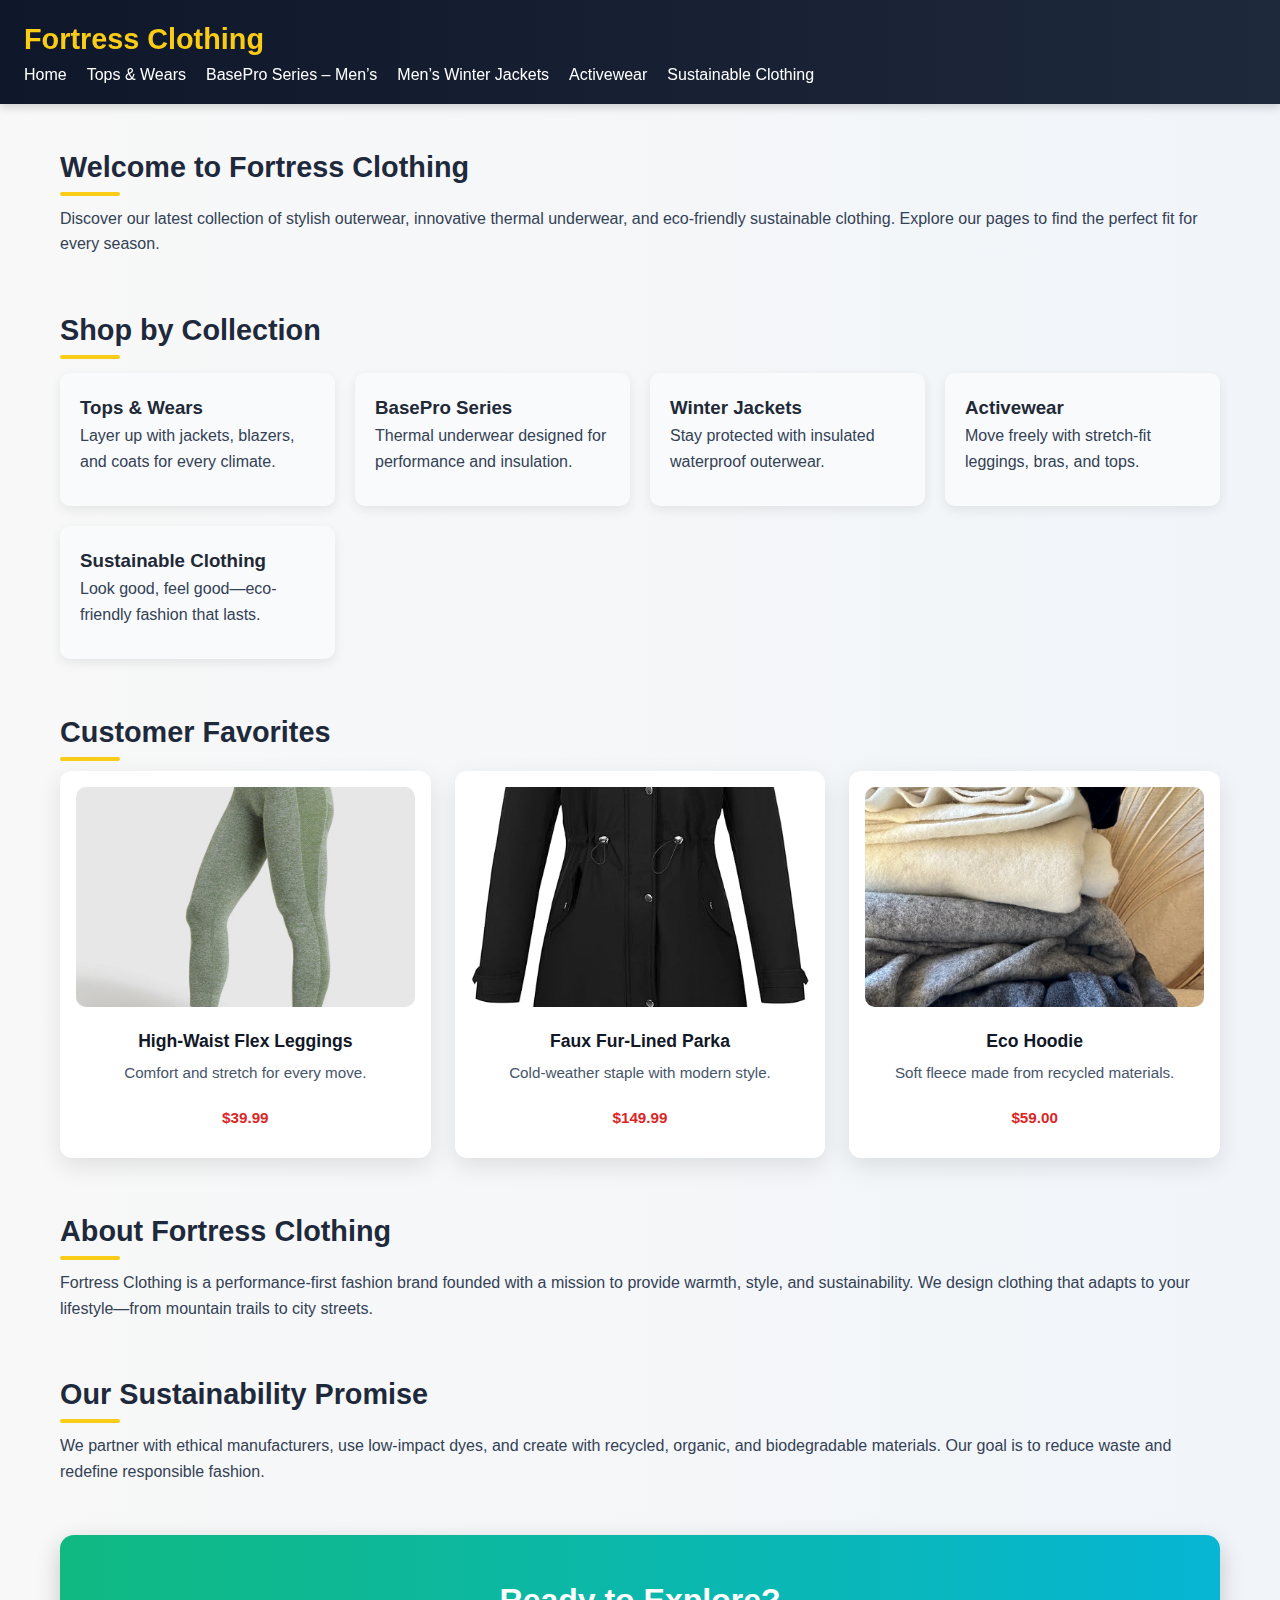
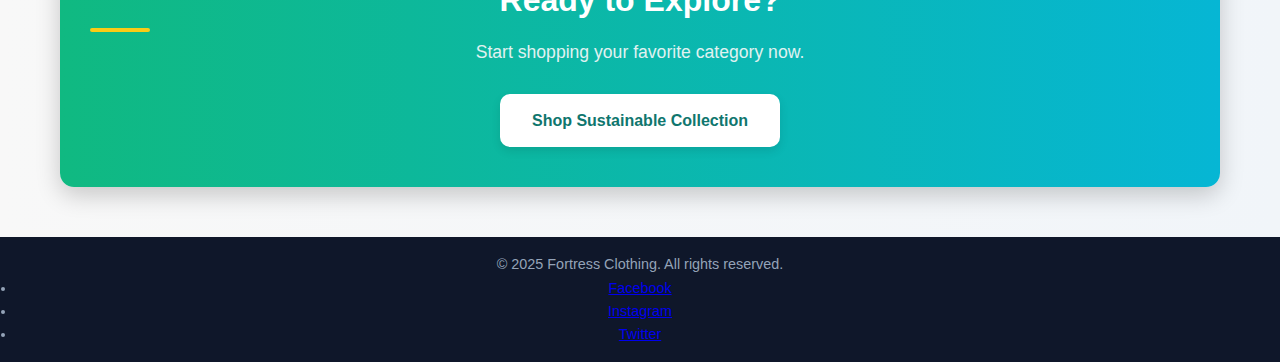
<file: index.html>
<!DOCTYPE html>
<html lang="en">
  <head>
    <meta charset="UTF-8">
    <meta name="description" content="Fortress Clothing – High quality outerwear, thermal layers, winter jackets, activewear & sustainable clothing.">
    <meta name="keywords" content="Fortress Clothing, Outerwear, Thermal Underwear, Winter Jackets, Activewear, Sustainable Clothing">
    <meta name="viewport" content="width=device-width, initial-scale=1.0">
    <title>Fortress Clothing | Home</title>
    <link rel="stylesheet" href="style.css">
    <!-- Google Analytics Code -->
    <script async src="https://www.googletagmanager.com/gtag/js?id=UA-XXXXXX-X"></script>
    <script>
      window.dataLayer = window.dataLayer || [];
      function gtag(){ dataLayer.push(arguments); }
      gtag('js', new Date());
      gtag('config', 'UA-XXXXXX-X');
    </script>
  </head>
  <body>
    <header>
      <div class="header-container">
        <!-- Clickable Logo -->
        <div class="logo">
          <a href="index.html">Fortress Clothing</a>
        </div>
        <!-- Hamburger Menu Toggle Button -->
        <button class="menu-toggle" aria-label="Toggle navigation">
          <span class="hamburger"></span>
        </button>
      </div>
      <nav>
        <ul>
          <li><a href="index.html">Home</a></li>
          <li><a href="tops-wears.html">Tops & Wears</a></li>
          <li><a href="basepro-series.html">BasePro Series – Men’s</a></li>
          <li><a href="winter-jackets.html">Men’s Winter Jackets</a></li>
          <li><a href="activewear.html">Activewear</a></li>
          <li><a href="sustainable.html">Sustainable Clothing</a></li>
        </ul>
      </nav>
    </header>
    
    <main>
      <section>
        <h2>Welcome to Fortress Clothing</h2>
        <p>Discover our latest collection of stylish outerwear, innovative thermal underwear, and eco‑friendly sustainable clothing. Explore our pages to find the perfect fit for every season.</p>
      </section>

      <section class="categories">
        <h2>Shop by Collection</h2>
        <div class="category-grid">
          <a href="tops-wears.html" class="category-card">
            <h3>Tops & Wears</h3>
            <p>Layer up with jackets, blazers, and coats for every climate.</p>
          </a>
          <a href="basepro-series.html" class="category-card">
            <h3>BasePro Series</h3>
            <p>Thermal underwear designed for performance and insulation.</p>
          </a>
          <a href="winter-jackets.html" class="category-card">
            <h3>Winter Jackets</h3>
            <p>Stay protected with insulated waterproof outerwear.</p>
          </a>
          <a href="activewear.html" class="category-card">
            <h3>Activewear</h3>
            <p>Move freely with stretch-fit leggings, bras, and tops.</p>
          </a>
          <a href="sustainable.html" class="category-card">
            <h3>Sustainable Clothing</h3>
            <p>Look good, feel good—eco-friendly fashion that lasts.</p>
          </a>
        </div>
      </section>
    
      <!-- Featured Products -->
      <section class="featured">
        <h2>Customer Favorites</h2>
        <div class="product-showcase">
          <div class="product-card">
            <img src="images/leggings.webp" alt="High-Waist Leggings" />
            <h3>High-Waist Flex Leggings</h3>
            <p>Comfort and stretch for every move.</p>
            <p><strong>$39.99</strong></p>
          </div>
          <div class="product-card">
            <img src="images/wjacket3.jpg" alt="Faux Fur Parka" />
            <h3>Faux Fur-Lined Parka</h3>
            <p>Cold-weather staple with modern style.</p>
            <p><strong>$149.99</strong></p>
          </div>
          <div class="product-card">
            <img src="images/eco3.webp" alt="Eco Hoodie" />
            <h3>Eco Hoodie</h3>
            <p>Soft fleece made from recycled materials.</p>
            <p><strong>$59.00</strong></p>
          </div>
        </div>
      </section>
    
      <!-- About Section -->
      <section class="about">
        <h2>About Fortress Clothing</h2>
        <p>
          Fortress Clothing is a performance-first fashion brand founded with a mission to provide warmth, style, and sustainability. We design clothing that adapts to your lifestyle—from mountain trails to city streets.
        </p>
      </section>
    
      <!-- Sustainability Section -->
      <section class="sustainability">
        <h2>Our Sustainability Promise</h2>
        <p>
          We partner with ethical manufacturers, use low-impact dyes, and create with recycled, organic, and biodegradable materials. Our goal is to reduce waste and redefine responsible fashion.
        </p>
      </section>
    
      <!-- CTA Section -->
      <section class="cta">
        <h2>Ready to Explore?</h2>
        <p>Start shopping your favorite category now.</p>
        <a href="sustainable.html" class="btn">Shop Sustainable Collection</a>
      </section>
    </main>
    
      <!-- Footer Section -->
      <footer>
        <div class="footer-container">
          <p>&copy; 2025 Fortress Clothing. All rights reserved.</p>
          <ul class="social-media">
            <li><a href="https://www.facebook.com/FortressClothing" target="_blank">Facebook</a></li>
            <li><a href="https://www.instagram.com/FortressClothing" target="_blank">Instagram</a></li>
            <li><a href="https://www.twitter.com/FortressClothing" target="_blank">Twitter</a></li>
          </ul>
        </div>
      </footer>

    
    

    
    <script>
      // Mobile menu toggle functionality
      const menuToggle = document.querySelector('.menu-toggle');
      const navUl = document.querySelector('nav ul');

      menuToggle.addEventListener('click', () => {
        navUl.classList.toggle('nav-active');
      });
    </script>
  </body>
</html>
</file>
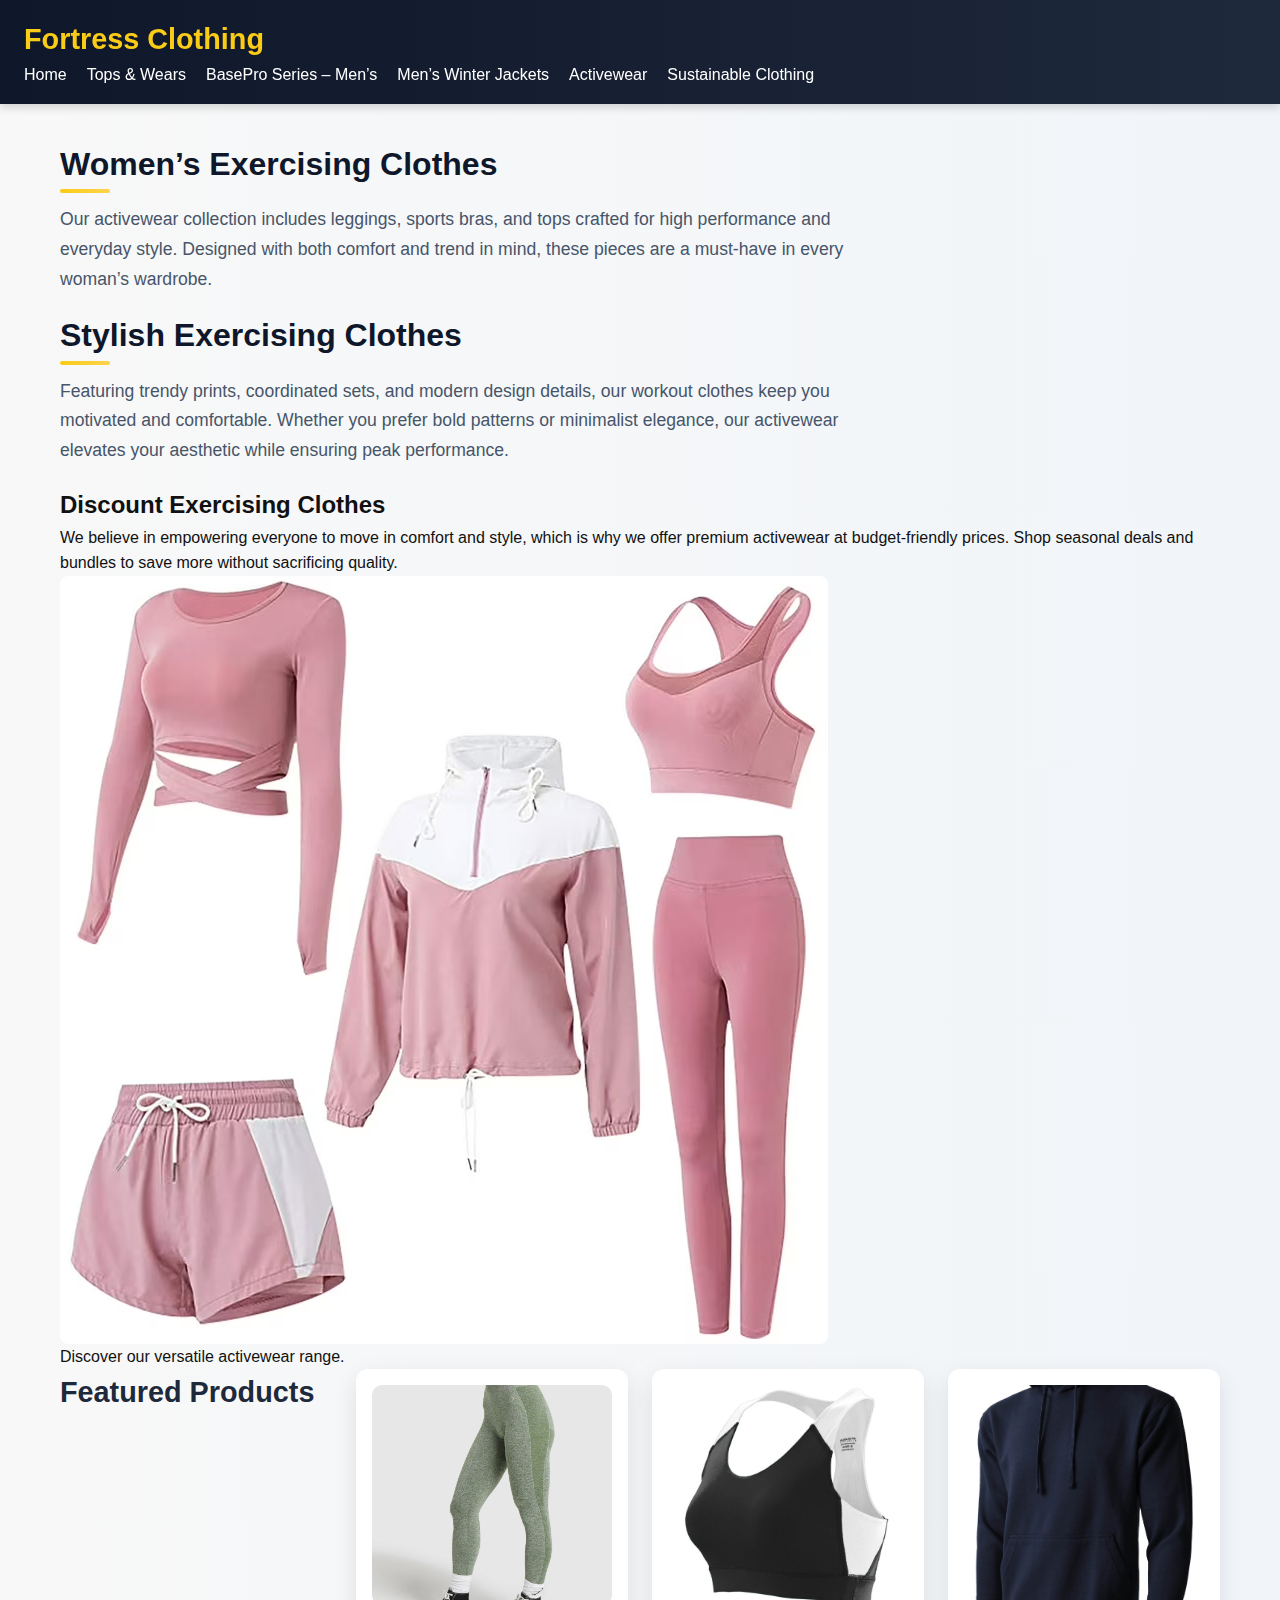
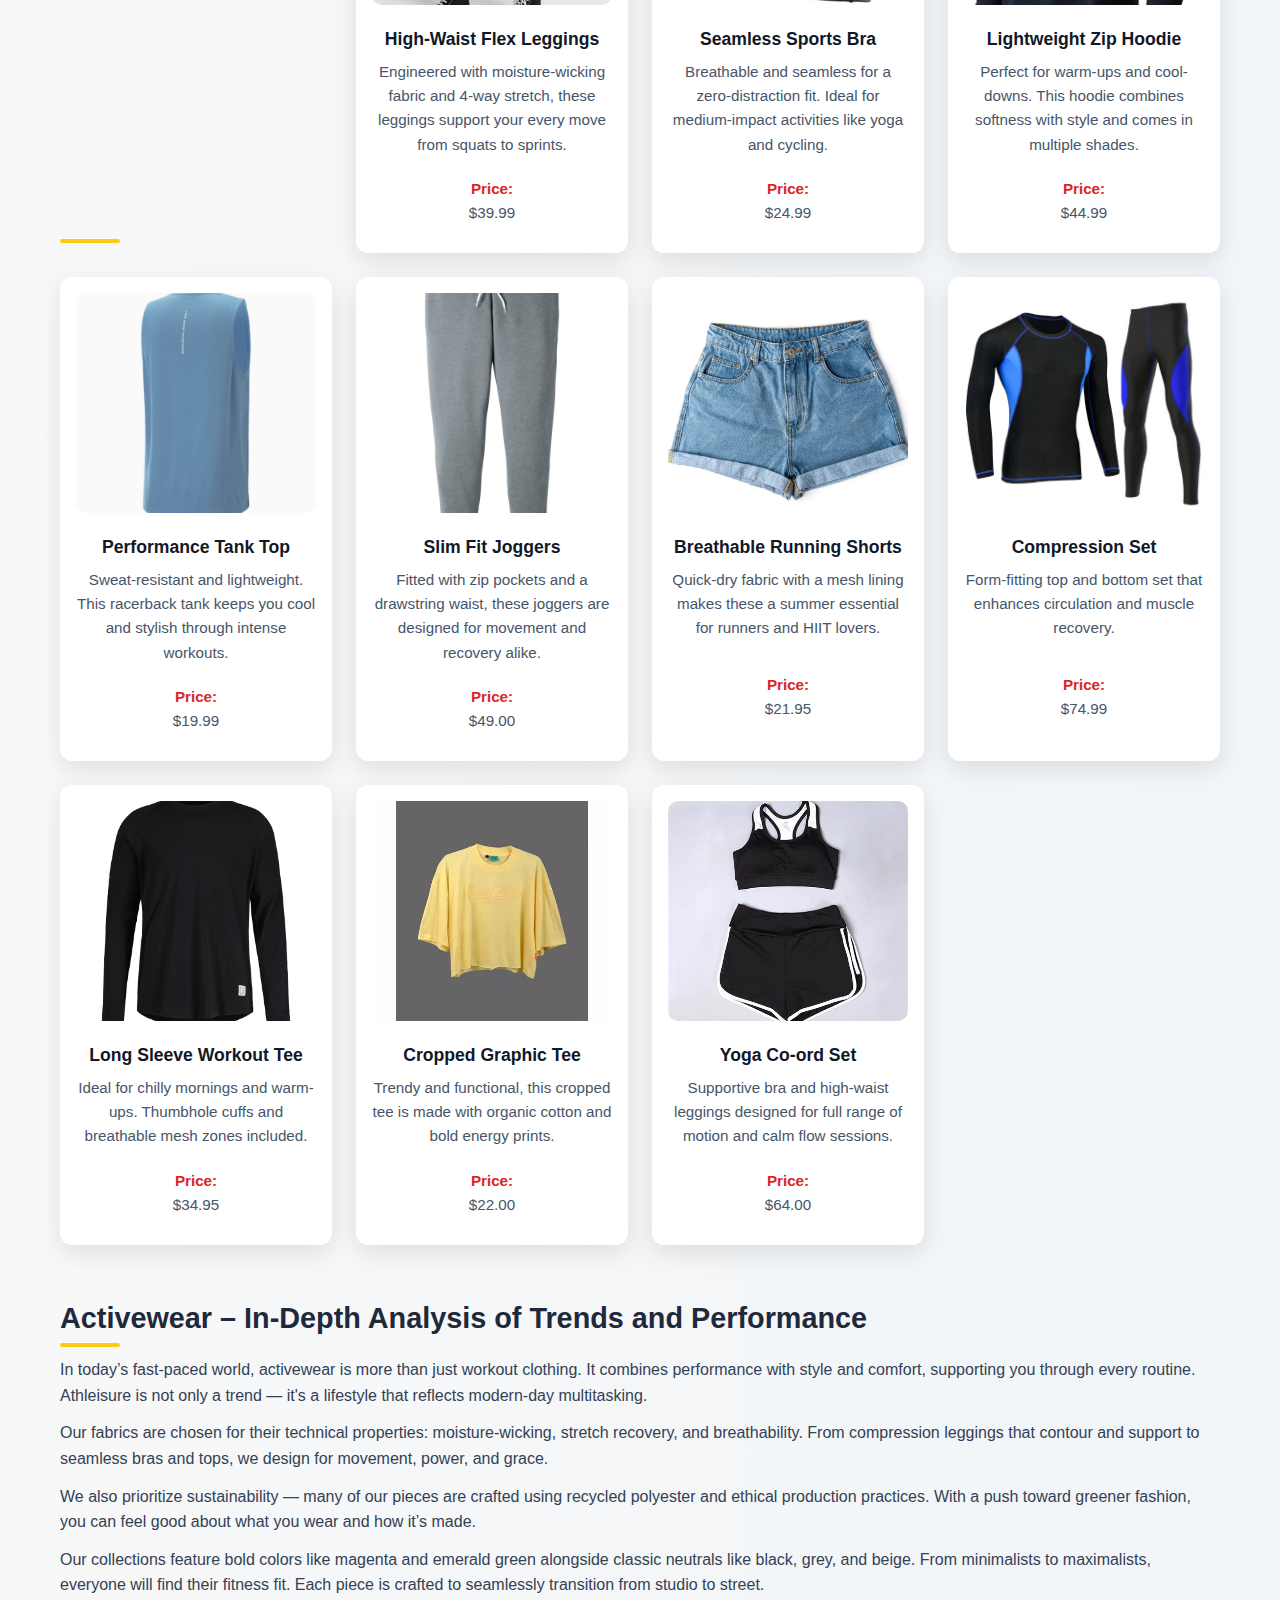
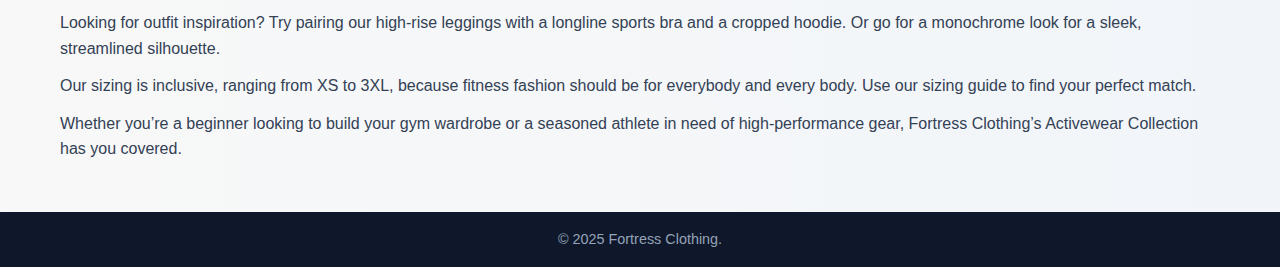
<file: activewear.html>
<!DOCTYPE html>
<html lang="en">
  <head>
    <meta charset="UTF-8" />
    <meta name="description" content="Activewear – Stylish & affordable workout clothes for women. Elevate your workout style with our collection." />
    <meta name="keywords" content="Activewear, Women’s Exercising Clothes, Stylish Exercising Clothes, Discount Exercising Clothes" />
    <meta name="viewport" content="width=device-width, initial-scale=1.0" />
    <!-- Google tag (gtag.js) -->
<script async src="https://www.googletagmanager.com/gtag/js?id=G-MC19ZNGYFH"></script>
<script>
  window.dataLayer = window.dataLayer || [];
  function gtag(){dataLayer.push(arguments);}
  gtag('js', new Date());

  gtag('config', 'G-MC19ZNGYFH');
</script>
    <title>Activewear | Fortress Clothing</title>
    <link rel="stylesheet" href="style.css" />
  </head>
  <body>
    <header>
      <div class="header-container">
        <!-- Clickable Logo -->
        <div class="logo">
          <a href="index.html">Fortress Clothing</a>
        </div>
        <!-- Hamburger Menu Toggle Button -->
        <button class="menu-toggle" aria-label="Toggle navigation">
          <span class="hamburger"></span>
        </button>
      </div>
      <nav>
        <ul>
          <li><a href="index.html">Home</a></li>
          <li><a href="tops-wears.html">Tops & Wears</a></li>
          <li><a href="basepro-series.html">BasePro Series – Men’s</a></li>
          <li><a href="winter-jackets.html">Men’s Winter Jackets</a></li>
          <li><a href="activewear.html">Activewear</a></li>
          <li><a href="sustainable.html">Sustainable Clothing</a></li>
        </ul>
      </nav>
    </header>

    <main>
      <article>
        <h2>Women’s Exercising Clothes</h2>
        <p>
          Our activewear collection includes leggings, sports bras, and tops crafted for high performance and everyday style. Designed with both comfort and trend in mind, these pieces are a must-have in every woman’s wardrobe.
        </p>

        <h2>Stylish Exercising Clothes</h2>
        <p>
          Featuring trendy prints, coordinated sets, and modern design details, our workout clothes keep you motivated and comfortable. Whether you prefer bold patterns or minimalist elegance, our activewear elevates your aesthetic while ensuring peak performance.
        </p>

        <h2>Discount Exercising Clothes</h2>
        <p>
          We believe in empowering everyone to move in comfort and style, which is why we offer premium activewear at budget‑friendly prices. Shop seasonal deals and bundles to save more without sacrificing quality.
        </p>

        <figure>
          <img src="images/activewear.avif" alt="Women’s activewear collection featuring leggings, sports bras and workout tops" loading="lazy" />
          <figcaption>Discover our versatile activewear range.</figcaption>
        </figure>

        <section id="featured-products">
            <h2>Featured Products</h2>
          
            <div class="product-card">
              <img src="images/leggings.webp" alt="High-Waist Flex Leggings" />
              <h3>High-Waist Flex Leggings</h3>
              <p>Engineered with moisture-wicking fabric and 4-way stretch, these leggings support your every move from squats to sprints.</p>
              <p><strong>Price:</strong> $39.99</p>
            </div>
          
            <div class="product-card">
              <img src="images/sportsbra.jpg" alt="Seamless Sports Bra" />
              <h3>Seamless Sports Bra</h3>
              <p>Breathable and seamless for a zero-distraction fit. Ideal for medium-impact activities like yoga and cycling.</p>
              <p><strong>Price:</strong> $24.99</p>
            </div>
          
            <div class="product-card">
              <img src="images/hoodie.jpeg" alt="Lightweight Zip Hoodie" />
              <h3>Lightweight Zip Hoodie</h3>
              <p>Perfect for warm-ups and cool-downs. This hoodie combines softness with style and comes in multiple shades.</p>
              <p><strong>Price:</strong> $44.99</p>
            </div>
          
            <div class="product-card">
              <img src="images/tank.jpg" alt="Performance Tank Top" />
              <h3>Performance Tank Top</h3>
              <p>Sweat-resistant and lightweight. This racerback tank keeps you cool and stylish through intense workouts.</p>
              <p><strong>Price:</strong> $19.99</p>
            </div>
          
            <div class="product-card">
              <img src="images/joggers.jpg" alt="Slim Fit Joggers" />
              <h3>Slim Fit Joggers</h3>
              <p>Fitted with zip pockets and a drawstring waist, these joggers are designed for movement and recovery alike.</p>
              <p><strong>Price:</strong> $49.00</p>
            </div>
          
            <div class="product-card">
              <img src="images/shorts.jpg" alt="Breathable Running Shorts" />
              <h3>Breathable Running Shorts</h3>
              <p>Quick-dry fabric with a mesh lining makes these a summer essential for runners and HIIT lovers.</p>
              <p><strong>Price:</strong> $21.95</p>
            </div>
          
            <div class="product-card">
              <img src="images/compressionset.jpg" alt="Compression Set" />
              <h3>Compression Set</h3>
              <p>Form-fitting top and bottom set that enhances circulation and muscle recovery.</p>
              <p><strong>Price:</strong> $74.99</p>
            </div>
          
            <div class="product-card">
              <img src="images/longsleeve.jpg" alt="Long Sleeve Workout Tee" />
              <h3>Long Sleeve Workout Tee</h3>
              <p>Ideal for chilly mornings and warm-ups. Thumbhole cuffs and breathable mesh zones included.</p>
              <p><strong>Price:</strong> $34.95</p>
            </div>
          
            <div class="product-card">
              <img src="images/croptee.jpg" alt="Cropped Graphic Tee" />
              <h3>Cropped Graphic Tee</h3>
              <p>Trendy and functional, this cropped tee is made with organic cotton and bold energy prints.</p>
              <p><strong>Price:</strong> $22.00</p>
            </div>
          
            <div class="product-card">
              <img src="images/yogaset.jpg" alt="Yoga Co-ord Set" />
              <h3>Yoga Co-ord Set</h3>
              <p>Supportive bra and high-waist leggings designed for full range of motion and calm flow sessions.</p>
              <p><strong>Price:</strong> $64.00</p>
            </div>
          </section>
          

        <!-- AI Generated Content Section from Part 2 -->
        <section id="ai-content">
          <h2>Activewear – In-Depth Analysis of Trends and Performance</h2>
          <p>
            In today’s fast-paced world, activewear is more than just workout clothing. It combines performance with style and comfort, supporting you through every routine. Athleisure is not only a trend — it's a lifestyle that reflects modern-day multitasking.
          </p>

          <p>
            Our fabrics are chosen for their technical properties: moisture-wicking, stretch recovery, and breathability. From compression leggings that contour and support to seamless bras and tops, we design for movement, power, and grace.
          </p>

          <p>
            We also prioritize sustainability — many of our pieces are crafted using recycled polyester and ethical production practices. With a push toward greener fashion, you can feel good about what you wear and how it’s made.
          </p>

          <p>
            Our collections feature bold colors like magenta and emerald green alongside classic neutrals like black, grey, and beige. From minimalists to maximalists, everyone will find their fitness fit. Each piece is crafted to seamlessly transition from studio to street.
          </p>

          <p>
            Looking for outfit inspiration? Try pairing our high-rise leggings with a longline sports bra and a cropped hoodie. Or go for a monochrome look for a sleek, streamlined silhouette.
          </p>

          <p>
            Our sizing is inclusive, ranging from XS to 3XL, because fitness fashion should be for everybody and every body. Use our sizing guide to find your perfect match.
          </p>

          <p>
            Whether you’re a beginner looking to build your gym wardrobe or a seasoned athlete in need of high-performance gear, Fortress Clothing’s Activewear Collection has you covered.
          </p>
        </section>
      </article>
    </main>

    <footer>
      <p>&copy; 2025 Fortress Clothing.</p>
    </footer>

    <script>
      // Mobile menu toggle functionality
      const menuToggle = document.querySelector(".menu-toggle");
      const navUl = document.querySelector("nav ul");
      menuToggle.addEventListener("click", () => {
        navUl.classList.toggle("nav-active");
      });
    </script>
  </body>
</html>
</file>
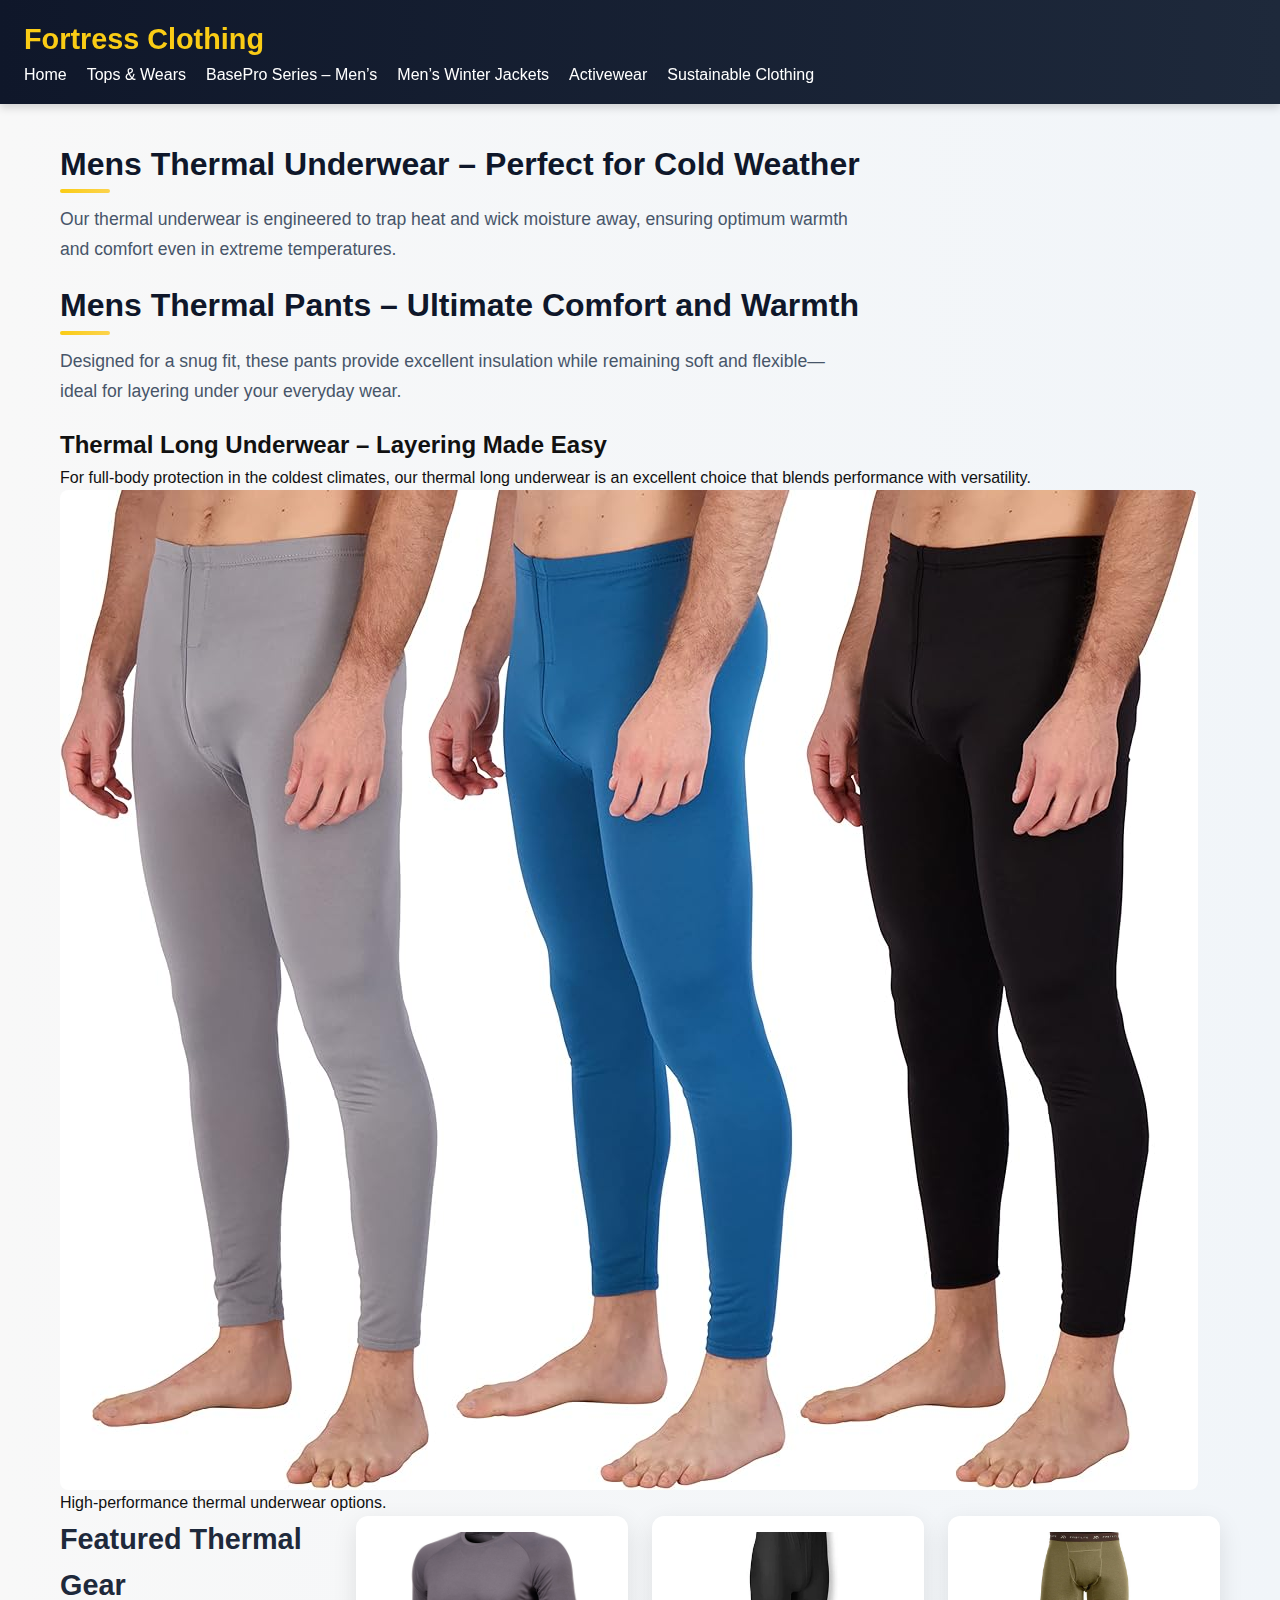
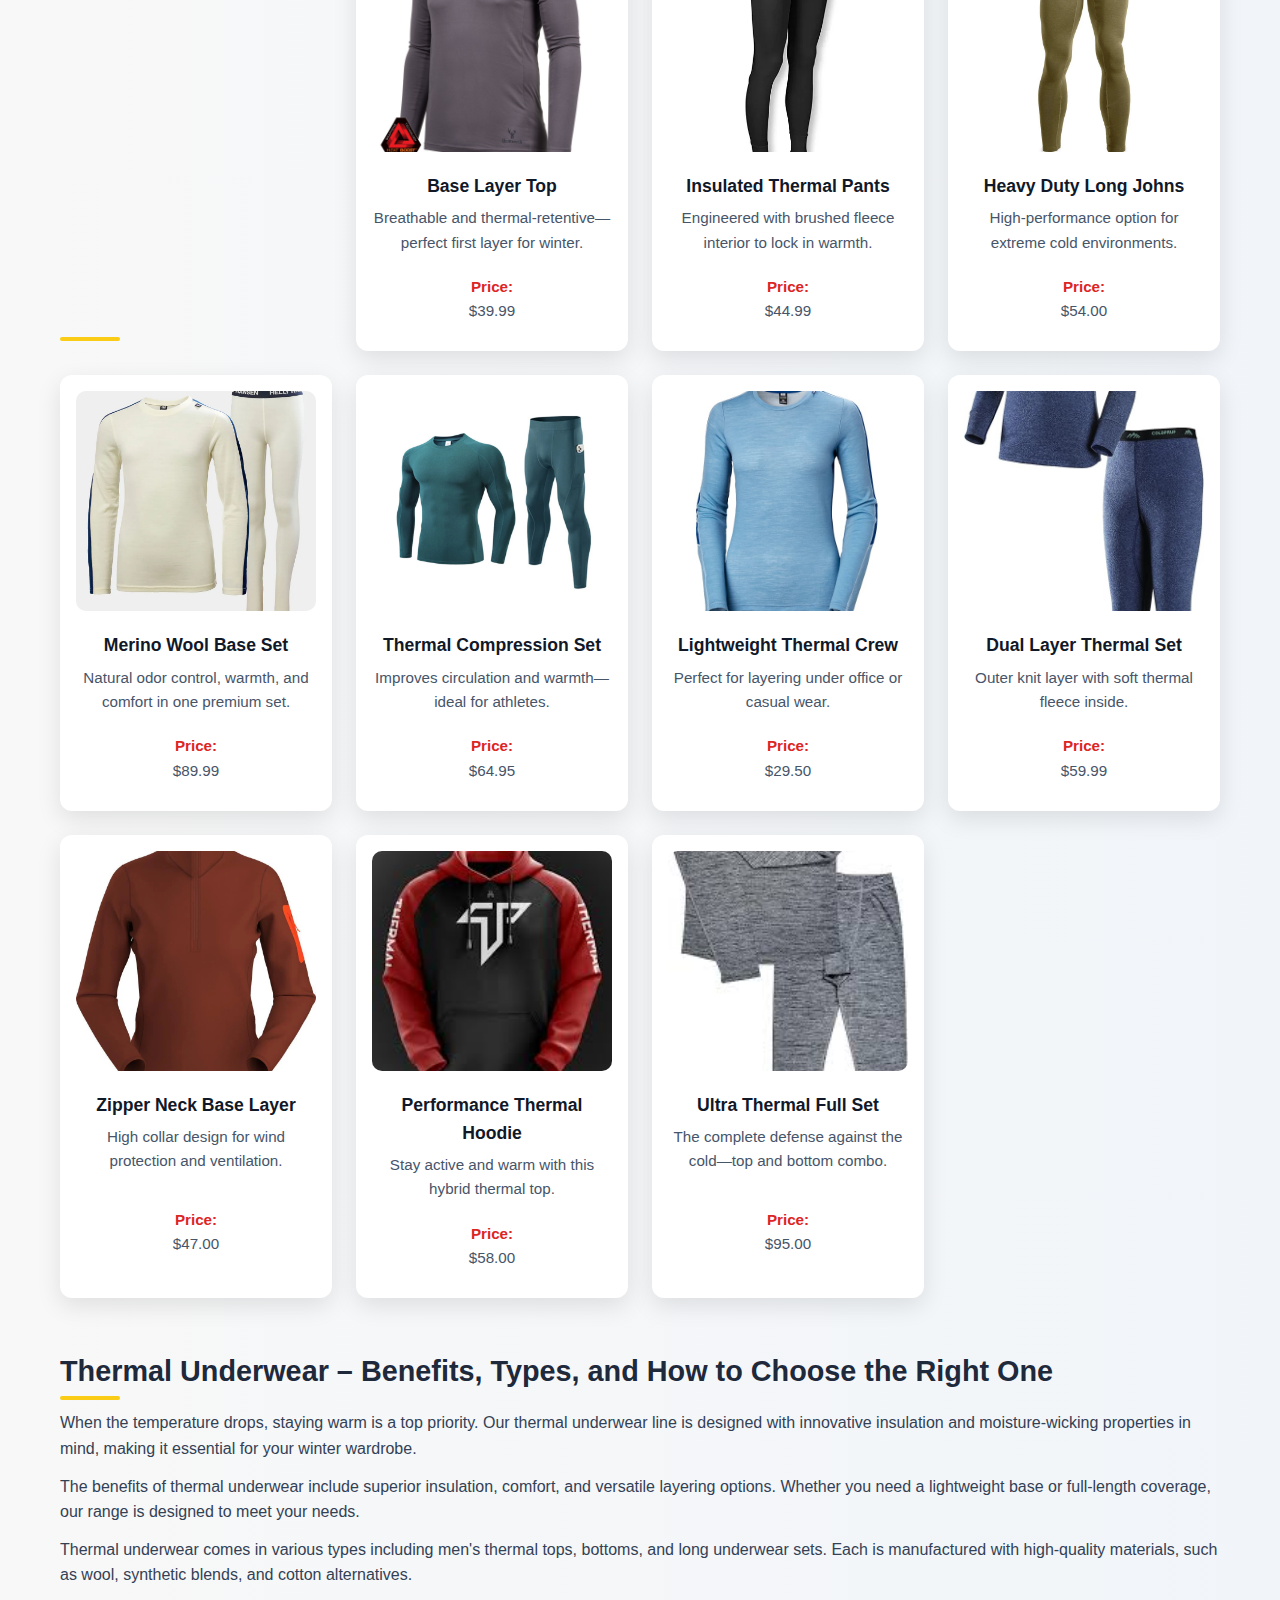
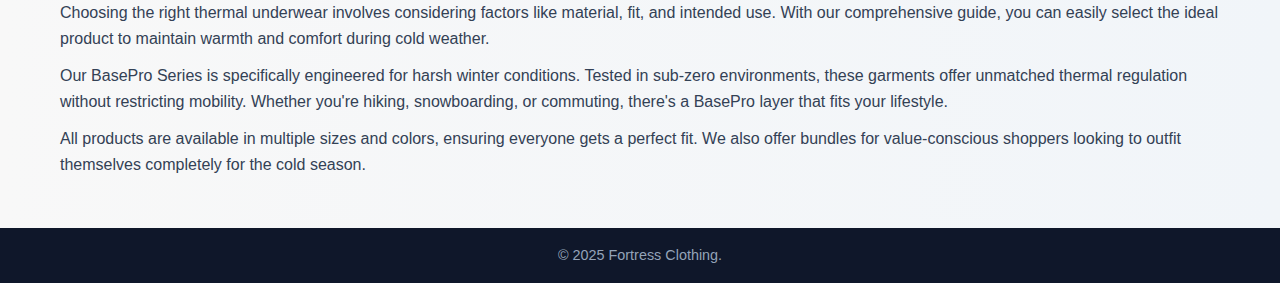
<file: basepro-series.html>
<!DOCTYPE html>
<html lang="en">
  <head>
    <meta charset="UTF-8" />
    <meta name="description" content="Thermal Underwear – Stay warm and comfortable with Fortress Clothing's innovative base layers." />
    <meta name="keywords" content="Thermal Underwear, Men’s Thermal Pants, Thermal Long Underwear, Baselayers" />
    <meta name="viewport" content="width=device-width, initial-scale=1.0" />
    <!-- Google tag (gtag.js) -->
<script async src="https://www.googletagmanager.com/gtag/js?id=G-MC19ZNGYFH"></script>
<script>
  window.dataLayer = window.dataLayer || [];
  function gtag(){dataLayer.push(arguments);}
  gtag('js', new Date());

  gtag('config', 'G-MC19ZNGYFH');
</script>
    <title>BasePro Series – Men’s Thermal Underwear | Fortress Clothing</title>
    <link rel="stylesheet" href="style.css" />
  </head>
  <body>
    <header>
      <div class="header-container">
        <div class="logo">
          <a href="index.html">Fortress Clothing</a>
        </div>
        <button class="menu-toggle" aria-label="Toggle navigation">
          <span class="hamburger"></span>
        </button>
      </div>
      <nav>
        <ul>
          <li><a href="index.html">Home</a></li>
          <li><a href="tops-wears.html">Tops & Wears</a></li>
          <li><a href="basepro-series.html">BasePro Series – Men’s</a></li>
          <li><a href="winter-jackets.html">Men’s Winter Jackets</a></li>
          <li><a href="activewear.html">Activewear</a></li>
          <li><a href="sustainable.html">Sustainable Clothing</a></li>
        </ul>
      </nav>
    </header>

    <main>
      <article>
        <h2>Mens Thermal Underwear – Perfect for Cold Weather</h2>
        <p>Our thermal underwear is engineered to trap heat and wick moisture away, ensuring optimum warmth and comfort even in extreme temperatures.</p>

        <h2>Mens Thermal Pants – Ultimate Comfort and Warmth</h2>
        <p>Designed for a snug fit, these pants provide excellent insulation while remaining soft and flexible—ideal for layering under your everyday wear.</p>

        <h2>Thermal Long Underwear – Layering Made Easy</h2>
        <p>For full-body protection in the coldest climates, our thermal long underwear is an excellent choice that blends performance with versatility.</p>

        <figure>
          <img src="images/thermal-underwear.jpg" alt="Men's thermal underwear featuring base layer and long underwear designs" loading="lazy" />
          <figcaption>High-performance thermal underwear options.</figcaption>
        </figure>

        <section id="featured-products">
          <h2>Featured Thermal Gear</h2>

          <div class="product-card">
            <img src="images/thermal1.jpg" alt="Base Layer Top" />
            <h3>Base Layer Top</h3>
            <p>Breathable and thermal-retentive—perfect first layer for winter.</p>
            <p><strong>Price:</strong> $39.99</p>
          </div>

          <div class="product-card">
            <img src="images/thermal2.webp" alt="Insulated Thermal Pants" />
            <h3>Insulated Thermal Pants</h3>
            <p>Engineered with brushed fleece interior to lock in warmth.</p>
            <p><strong>Price:</strong> $44.99</p>
          </div>

          <div class="product-card">
            <img src="images/thermal3.webp" alt="Heavy Duty Long Johns" />
            <h3>Heavy Duty Long Johns</h3>
            <p>High-performance option for extreme cold environments.</p>
            <p><strong>Price:</strong> $54.00</p>
          </div>

          <div class="product-card">
            <img src="images/thermal4.webp" alt="Merino Wool Base Set" />
            <h3>Merino Wool Base Set</h3>
            <p>Natural odor control, warmth, and comfort in one premium set.</p>
            <p><strong>Price:</strong> $89.99</p>
          </div>

          <div class="product-card">
            <img src="images/thermal5.webp" alt="Thermal Compression Set" />
            <h3>Thermal Compression Set</h3>
            <p>Improves circulation and warmth—ideal for athletes.</p>
            <p><strong>Price:</strong> $64.95</p>
          </div>

          <div class="product-card">
            <img src="images/thermal6.jpg" alt="Lightweight Thermal Crew" />
            <h3>Lightweight Thermal Crew</h3>
            <p>Perfect for layering under office or casual wear.</p>
            <p><strong>Price:</strong> $29.50</p>
          </div>

          <div class="product-card">
            <img src="images/thermal7.jpg" alt="Dual Layer Thermal Set" />
            <h3>Dual Layer Thermal Set</h3>
            <p>Outer knit layer with soft thermal fleece inside.</p>
            <p><strong>Price:</strong> $59.99</p>
          </div>

          <div class="product-card">
            <img src="images/thermal8.webp" alt="Zipper Neck Base Layer" />
            <h3>Zipper Neck Base Layer</h3>
            <p>High collar design for wind protection and ventilation.</p>
            <p><strong>Price:</strong> $47.00</p>
          </div>

          <div class="product-card">
            <img src="images/thermal9.jpg" alt="Performance Thermal Hoodie" />
            <h3>Performance Thermal Hoodie</h3>
            <p>Stay active and warm with this hybrid thermal top.</p>
            <p><strong>Price:</strong> $58.00</p>
          </div>

          <div class="product-card">
            <img src="images/thermal10.jpg" alt="Ultra Thermal Full Set" />
            <h3>Ultra Thermal Full Set</h3>
            <p>The complete defense against the cold—top and bottom combo.</p>
            <p><strong>Price:</strong> $95.00</p>
          </div>
        </section>

        <!-- AI Generated Content Section from Part 2 -->
        <section id="ai-content">
          <h2>Thermal Underwear – Benefits, Types, and How to Choose the Right One</h2>
          <p>When the temperature drops, staying warm is a top priority. Our thermal underwear line is designed with innovative insulation and moisture‑wicking properties in mind, making it essential for your winter wardrobe.</p>
          <p>The benefits of thermal underwear include superior insulation, comfort, and versatile layering options. Whether you need a lightweight base or full‑length coverage, our range is designed to meet your needs.</p>
          <p>Thermal underwear comes in various types including men's thermal tops, bottoms, and long underwear sets. Each is manufactured with high‑quality materials, such as wool, synthetic blends, and cotton alternatives.</p>
          <p>Choosing the right thermal underwear involves considering factors like material, fit, and intended use. With our comprehensive guide, you can easily select the ideal product to maintain warmth and comfort during cold weather.</p>
          <p>Our BasePro Series is specifically engineered for harsh winter conditions. Tested in sub-zero environments, these garments offer unmatched thermal regulation without restricting mobility. Whether you're hiking, snowboarding, or commuting, there's a BasePro layer that fits your lifestyle.</p>
          <p>All products are available in multiple sizes and colors, ensuring everyone gets a perfect fit. We also offer bundles for value-conscious shoppers looking to outfit themselves completely for the cold season.</p>
        </section>
      </article>
    </main>

    <footer>
      <p>&copy; 2025 Fortress Clothing.</p>
    </footer>

    <script>
      const menuToggle = document.querySelector(".menu-toggle");
      const navUl = document.querySelector("nav ul");
      menuToggle.addEventListener("click", () => {
        navUl.classList.toggle("nav-active");
      });
    </script>
  </body>
</html>
</file>
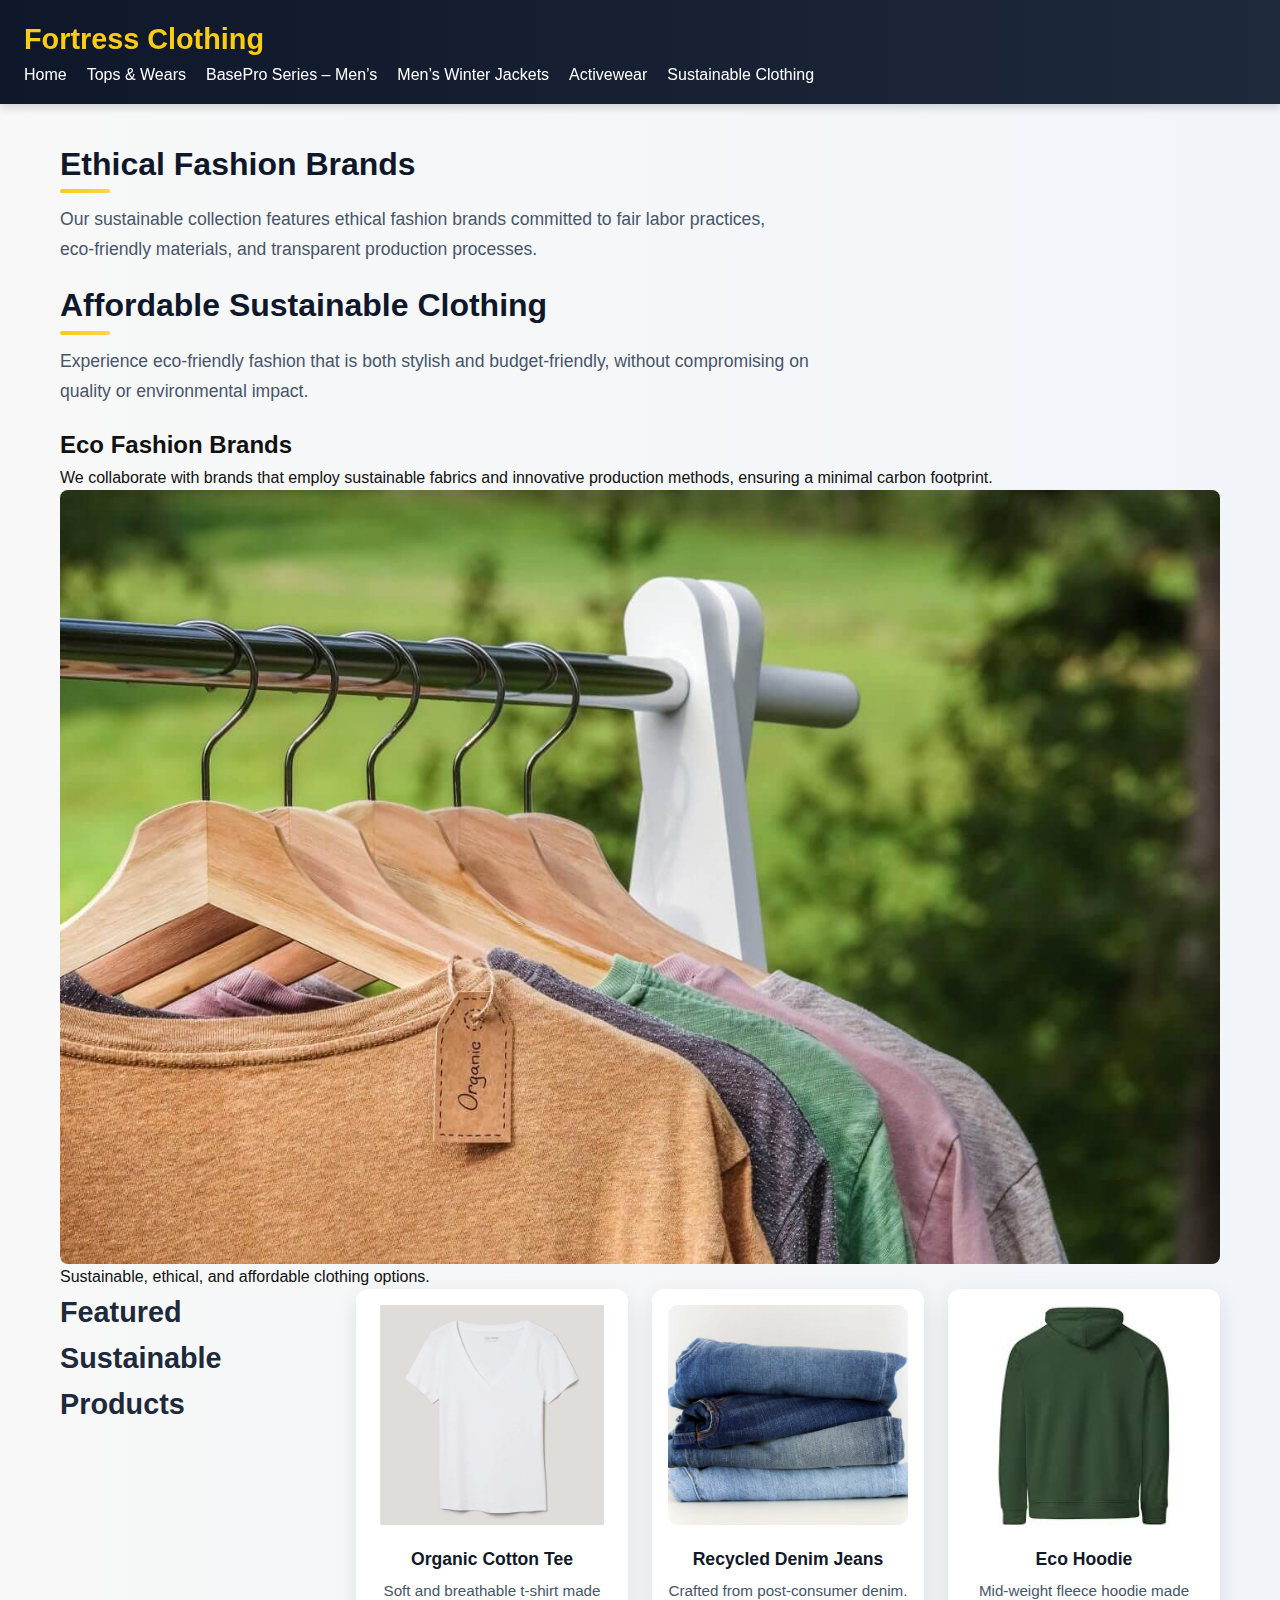
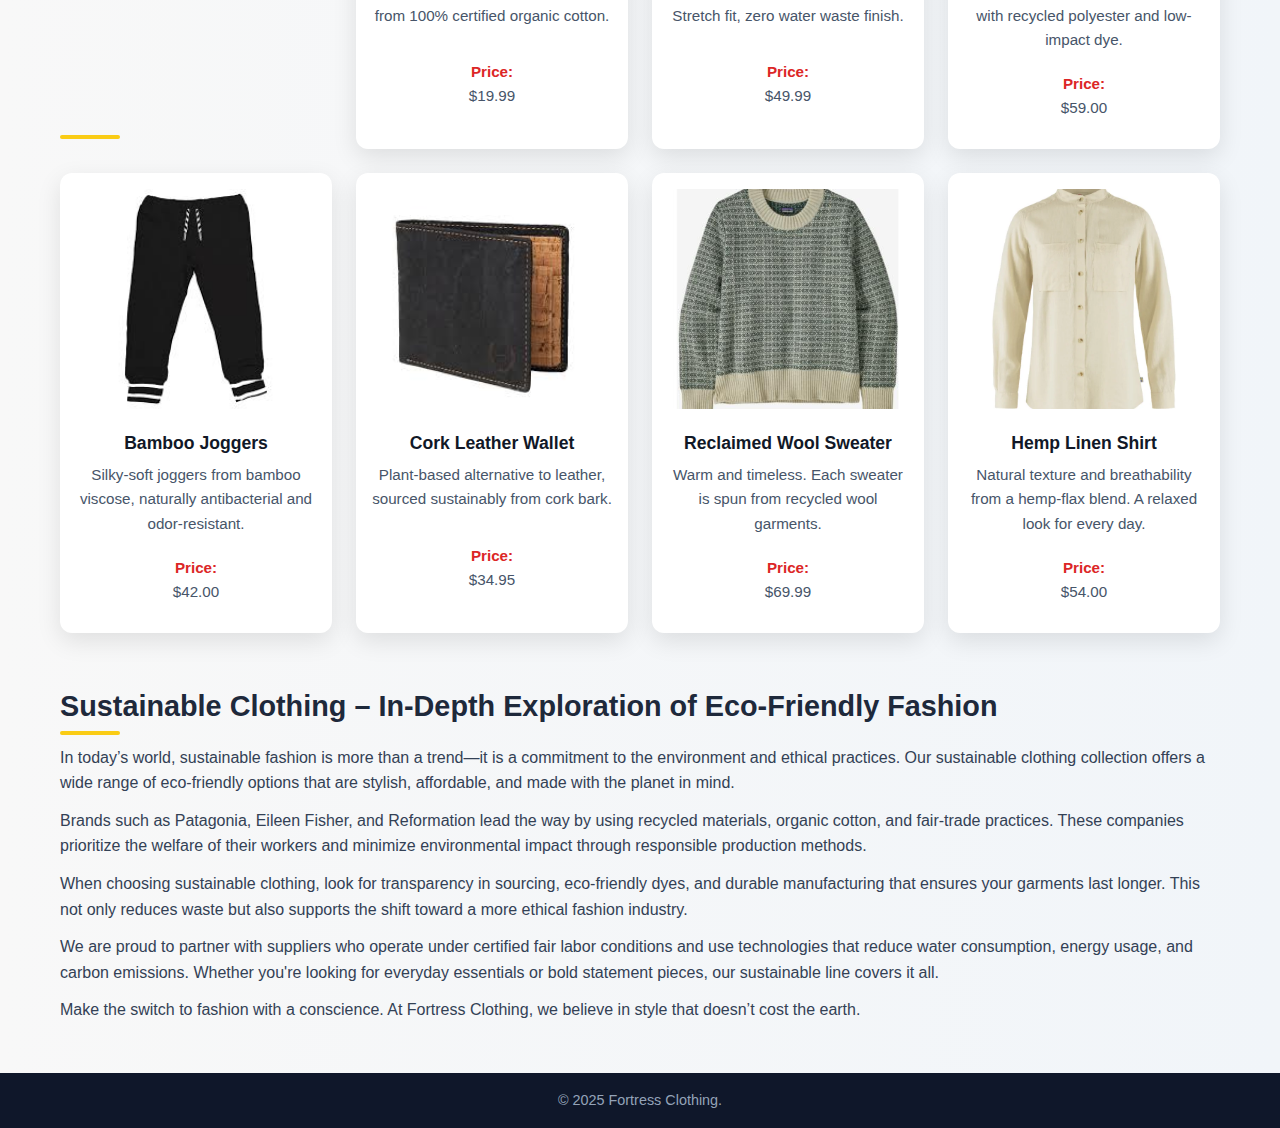
<file: sustainable.html>
<!DOCTYPE html>
<html lang="en">
  <head>
    <meta charset="UTF-8">
    <meta name="description" content="Sustainable Clothing Collection – Eco-friendly & affordable fashion with a conscience.">
    <meta name="keywords" content="Sustainable Clothing, Ethical Fashion Brands, Affordable Sustainable Clothing, Eco Fashion Brands">
    <meta name="viewport" content="width=device-width, initial-scale=1.0">
    <!-- Google tag (gtag.js) -->
<script async src="https://www.googletagmanager.com/gtag/js?id=G-MC19ZNGYFH"></script>
<script>
  window.dataLayer = window.dataLayer || [];
  function gtag(){dataLayer.push(arguments);}
  gtag('js', new Date());

  gtag('config', 'G-MC19ZNGYFH');
</script>
    <title>Sustainable Clothing Collection | Fortress Clothing</title>
    <link rel="stylesheet" href="style.css">
  </head>
  <body>
    <header>
      <div class="header-container">
        <div class="logo">
          <a href="index.html">Fortress Clothing</a>
        </div>
        <button class="menu-toggle" aria-label="Toggle navigation">
          <span class="hamburger"></span>
        </button>
      </div>
      <nav>
        <ul>
          <li><a href="index.html">Home</a></li>
          <li><a href="tops-wears.html">Tops & Wears</a></li>
          <li><a href="basepro-series.html">BasePro Series – Men’s</a></li>
          <li><a href="winter-jackets.html">Men’s Winter Jackets</a></li>
          <li><a href="activewear.html">Activewear</a></li>
          <li><a href="sustainable.html">Sustainable Clothing</a></li>
        </ul>
      </nav>
    </header>
    
    <main>
      <article>
        <h2>Ethical Fashion Brands</h2>
        <p>Our sustainable collection features ethical fashion brands committed to fair labor practices, eco‑friendly materials, and transparent production processes.</p>
        
        <h2>Affordable Sustainable Clothing</h2>
        <p>Experience eco‑friendly fashion that is both stylish and budget‑friendly, without compromising on quality or environmental impact.</p>
        
        <h2>Eco Fashion Brands</h2>
        <p>We collaborate with brands that employ sustainable fabrics and innovative production methods, ensuring a minimal carbon footprint.</p>
        
        <figure>
          <img src="images/sustainable-clothingjpeg.jpeg" alt="Eco-friendly sustainable clothing collection on display" loading="lazy">
          <figcaption>Sustainable, ethical, and affordable clothing options.</figcaption>
        </figure>

        <section id="featured-products">
          <h2>Featured Sustainable Products</h2>

          <div class="product-card">
            <img src="images/eco1.avif" alt="Organic Cotton Tee" />
            <h3>Organic Cotton Tee</h3>
            <p>Soft and breathable t-shirt made from 100% certified organic cotton.</p>
            <p><strong>Price:</strong> $19.99</p>
          </div>

          <div class="product-card">
            <img src="images/eco2.png" alt="Recycled Denim Jeans" />
            <h3>Recycled Denim Jeans</h3>
            <p>Crafted from post-consumer denim. Stretch fit, zero water waste finish.</p>
            <p><strong>Price:</strong> $49.99</p>
          </div>

          <div class="product-card">
            <img src="images/eco3.jpg" alt="Eco Hoodie" />
            <h3>Eco Hoodie</h3>
            <p>Mid-weight fleece hoodie made with recycled polyester and low-impact dye.</p>
            <p><strong>Price:</strong> $59.00</p>
          </div>

          <div class="product-card">
            <img src="images/eco4.jpg" alt="Bamboo Joggers" />
            <h3>Bamboo Joggers</h3>
            <p>Silky-soft joggers from bamboo viscose, naturally antibacterial and odor-resistant.</p>
            <p><strong>Price:</strong> $42.00</p>
          </div>

          <div class="product-card">
            <img src="images/eco5.jpg" alt="Cork Leather Wallet" />
            <h3>Cork Leather Wallet</h3>
            <p>Plant-based alternative to leather, sourced sustainably from cork bark.</p>
            <p><strong>Price:</strong> $34.95</p>
          </div>

          <div class="product-card">
            <img src="images/eco6.jpg" alt="Reclaimed Wool Sweater" />
            <h3>Reclaimed Wool Sweater</h3>
            <p>Warm and timeless. Each sweater is spun from recycled wool garments.</p>
            <p><strong>Price:</strong> $69.99</p>
          </div>

          <div class="product-card">
            <img src="images/eco7.webp" alt="Hemp Linen Shirt" />
            <h3>Hemp Linen Shirt</h3>
            <p>Natural texture and breathability from a hemp-flax blend. A relaxed look for every day.</p>
            <p><strong>Price:</strong> $54.00</p>
          </div>

        </section>
        
        <section id="ai-content">
          <h2>Sustainable Clothing – In-Depth Exploration of Eco-Friendly Fashion</h2>
          <p>In today’s world, sustainable fashion is more than a trend—it is a commitment to the environment and ethical practices. Our sustainable clothing collection offers a wide range of eco‑friendly options that are stylish, affordable, and made with the planet in mind.</p>
          <p>Brands such as Patagonia, Eileen Fisher, and Reformation lead the way by using recycled materials, organic cotton, and fair‑trade practices. These companies prioritize the welfare of their workers and minimize environmental impact through responsible production methods.</p>
          <p>When choosing sustainable clothing, look for transparency in sourcing, eco‑friendly dyes, and durable manufacturing that ensures your garments last longer. This not only reduces waste but also supports the shift toward a more ethical fashion industry.</p>
          <p>We are proud to partner with suppliers who operate under certified fair labor conditions and use technologies that reduce water consumption, energy usage, and carbon emissions. Whether you're looking for everyday essentials or bold statement pieces, our sustainable line covers it all.</p>
          <p>Make the switch to fashion with a conscience. At Fortress Clothing, we believe in style that doesn’t cost the earth.</p>
        </section>
      </article>
    </main>

    <footer>
      <p>&copy; 2025 Fortress Clothing.</p>
    </footer>

    <script>
      const menuToggle = document.querySelector('.menu-toggle');
      const navUl = document.querySelector('nav ul');
      menuToggle.addEventListener('click', () => {
        navUl.classList.toggle('nav-active');
      });
    </script>
  </body>
</html>
</file>
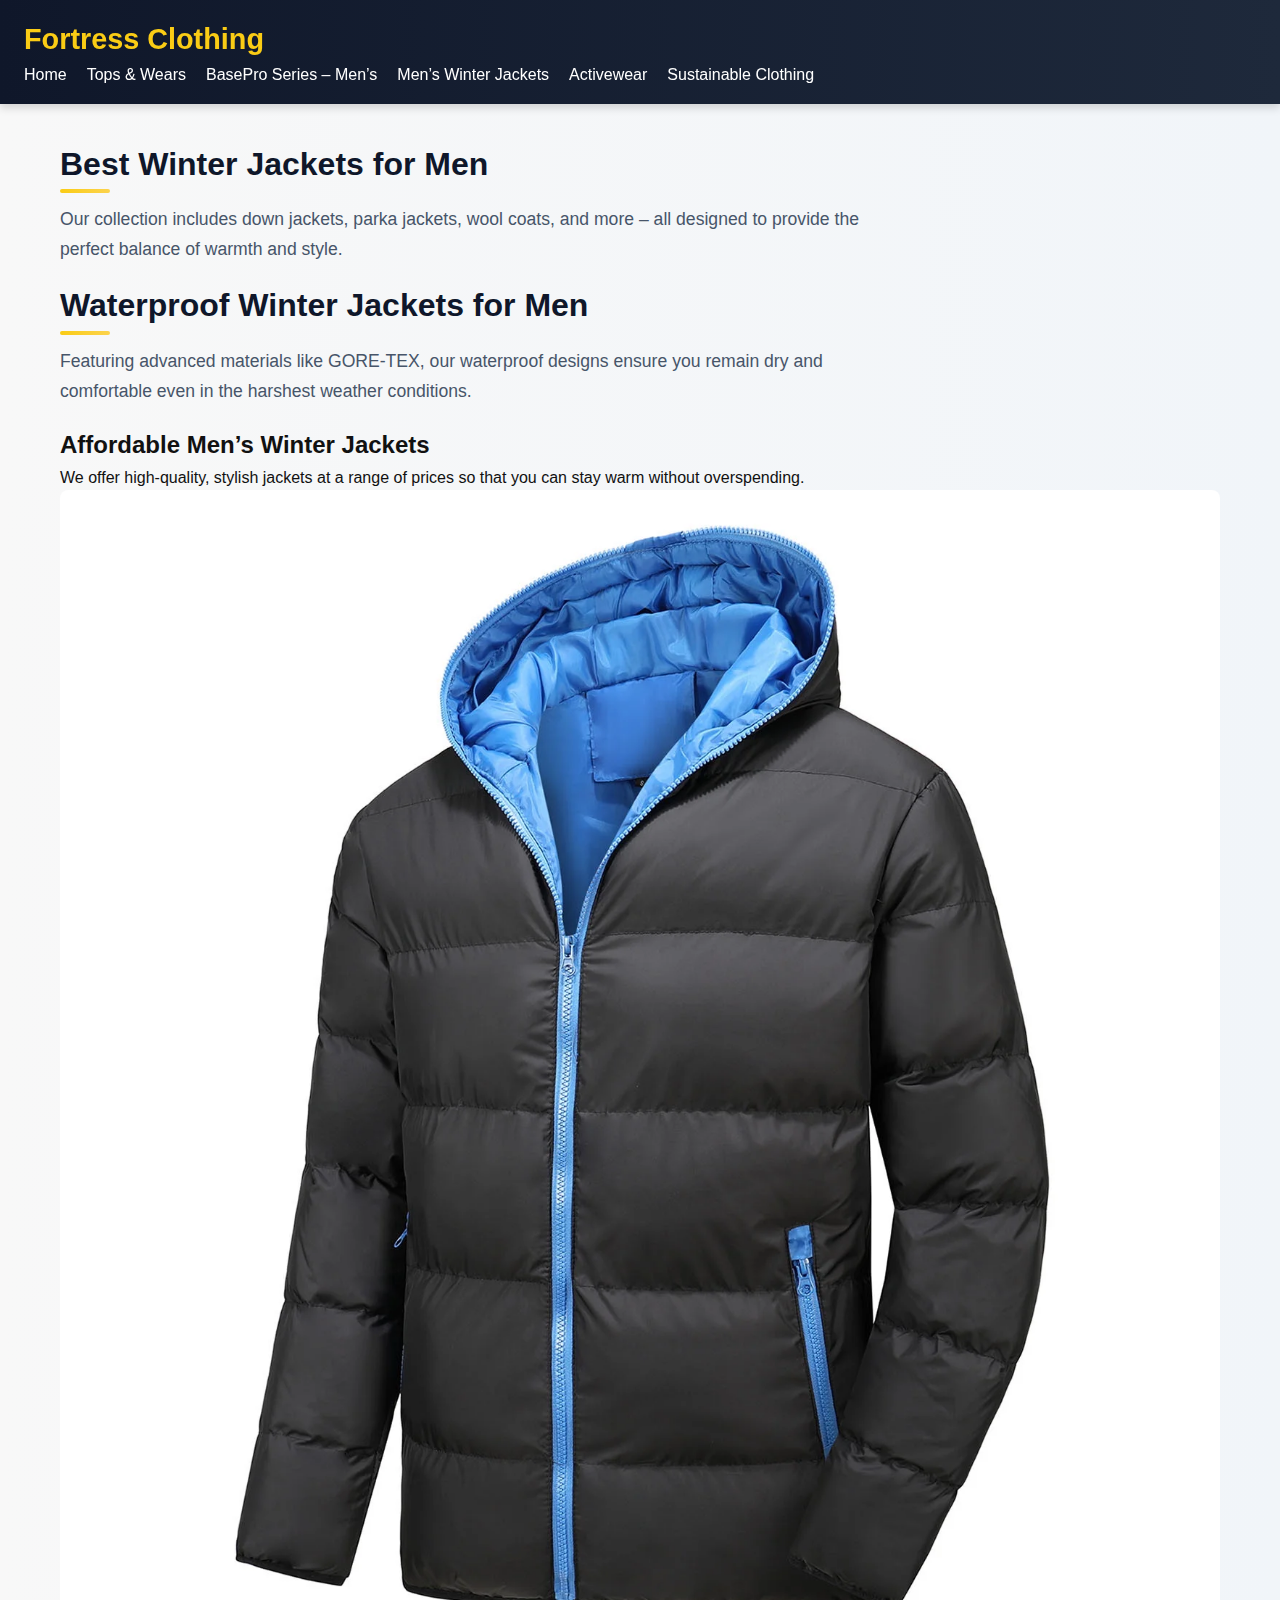
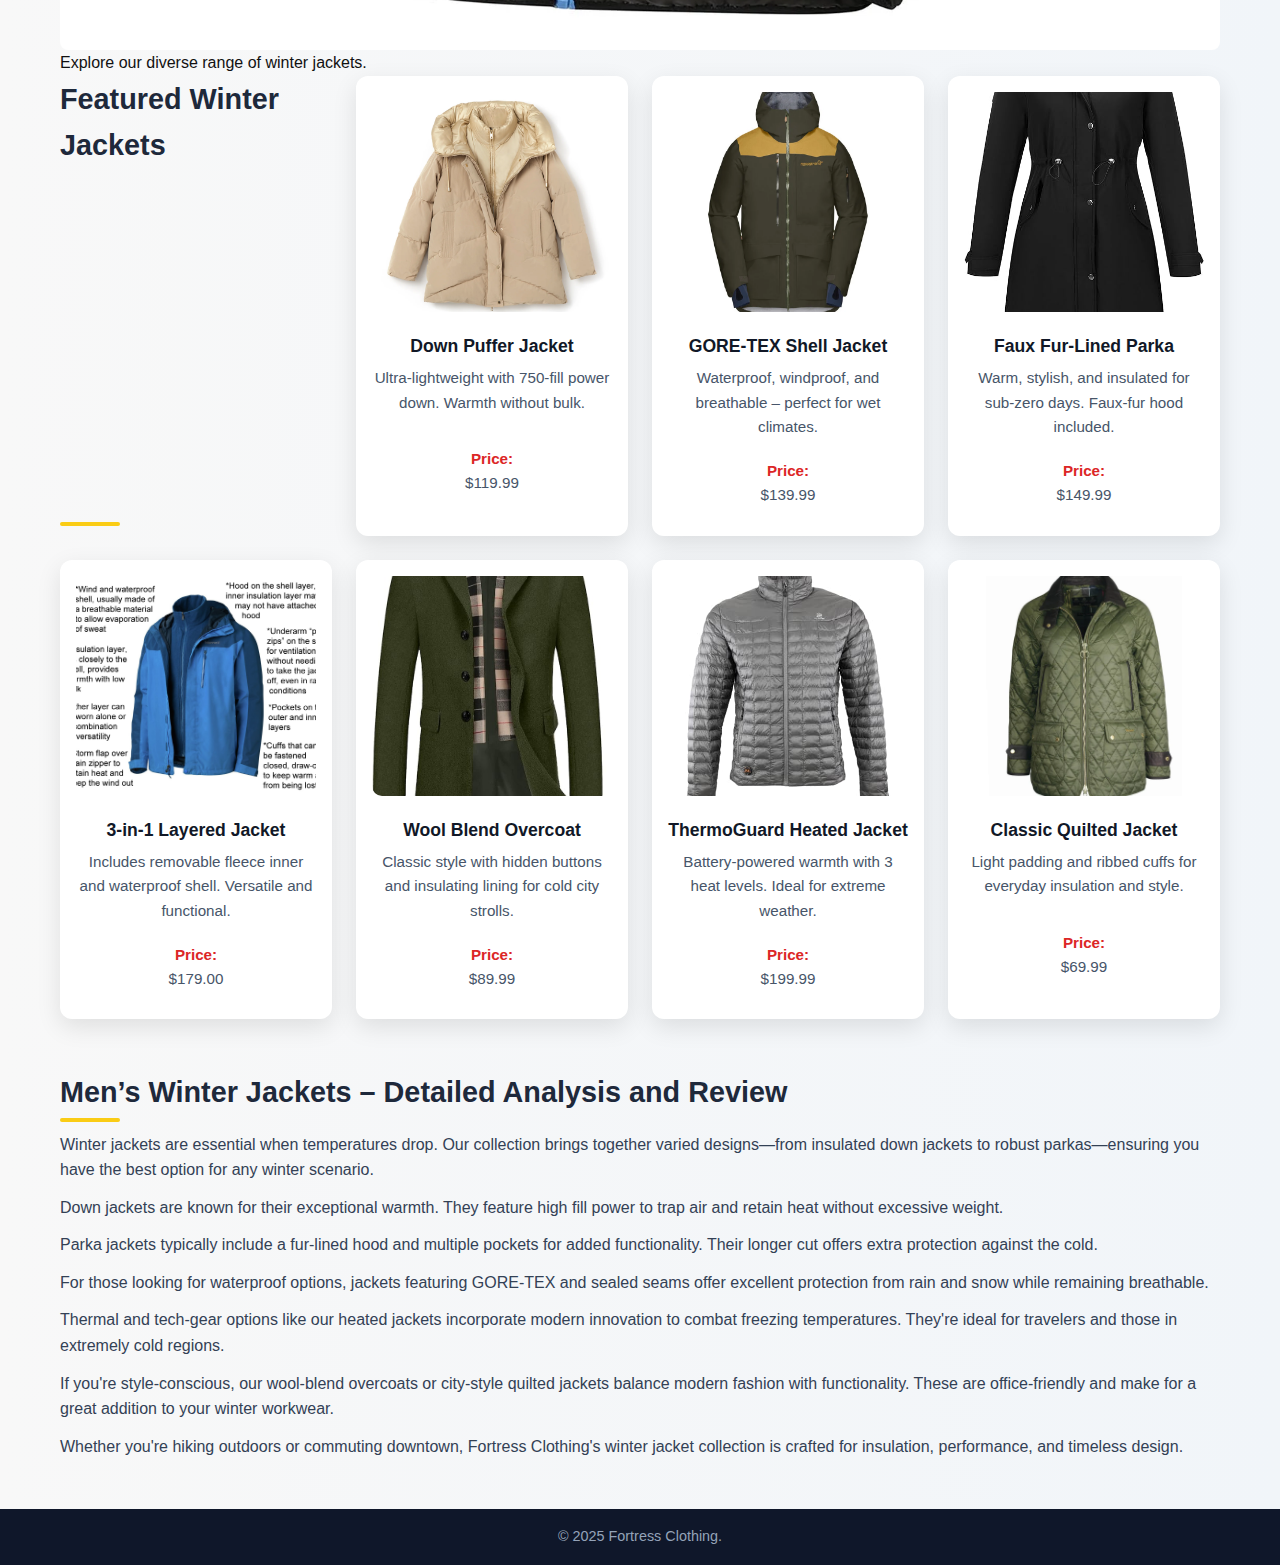
<file: winter-jackets.html>
<!DOCTYPE html>
<html lang="en">
  <head>
    <meta charset="UTF-8" />
    <meta name="description" content="Men’s Winter Jackets – Best waterproof and affordable options to keep you warm." />
    <meta name="keywords" content="Men’s Winter Jackets, Waterproof Winter Jackets, Affordable Men’s Jackets" />
    <meta name="viewport" content="width=device-width, initial-scale=1.0" />
    <!-- Google tag (gtag.js) -->
<script async src="https://www.googletagmanager.com/gtag/js?id=G-MC19ZNGYFH"></script>
<script>
  window.dataLayer = window.dataLayer || [];
  function gtag(){dataLayer.push(arguments);}
  gtag('js', new Date());

  gtag('config', 'G-MC19ZNGYFH');
</script>
    <title>Men’s Winter Jackets | Fortress Clothing</title>
    <link rel="stylesheet" href="style.css" />
  </head>
  <body>
    <header>
      <div class="header-container">
        <div class="logo">
          <a href="index.html">Fortress Clothing</a>
        </div>
        <button class="menu-toggle" aria-label="Toggle navigation">
          <span class="hamburger"></span>
        </button>
      </div>
      <nav>
        <ul>
          <li><a href="index.html">Home</a></li>
          <li><a href="tops-wears.html">Tops & Wears</a></li>
          <li><a href="basepro-series.html">BasePro Series – Men’s</a></li>
          <li><a href="winter-jackets.html">Men’s Winter Jackets</a></li>
          <li><a href="activewear.html">Activewear</a></li>
          <li><a href="sustainable.html">Sustainable Clothing</a></li>
        </ul>
      </nav>
    </header>

    <main>
      <article>
        <h2>Best Winter Jackets for Men</h2>
        <p>Our collection includes down jackets, parka jackets, wool coats, and more – all designed to provide the perfect balance of warmth and style.</p>

        <h2>Waterproof Winter Jackets for Men</h2>
        <p>Featuring advanced materials like GORE‑TEX, our waterproof designs ensure you remain dry and comfortable even in the harshest weather conditions.</p>

        <h2>Affordable Men’s Winter Jackets</h2>
        <p>We offer high‑quality, stylish jackets at a range of prices so that you can stay warm without overspending.</p>

        <figure>
          <img src="images/winter-jacket.webp" alt="Selection of men’s winter jackets including down, parka, and waterproof styles" loading="lazy" />
          <figcaption>Explore our diverse range of winter jackets.</figcaption>
        </figure>

        <section id="featured-products">
          <h2>Featured Winter Jackets</h2>

          <div class="product-card">
            <img src="images/wjacket1.webp" alt="Down Puffer Jacket" />
            <h3>Down Puffer Jacket</h3>
            <p>Ultra-lightweight with 750-fill power down. Warmth without bulk.</p>
            <p><strong>Price:</strong> $119.99</p>
          </div>

          <div class="product-card">
            <img src="images/wjacket2.webp" alt="GORE-TEX Shell Jacket" />
            <h3>GORE-TEX Shell Jacket</h3>
            <p>Waterproof, windproof, and breathable – perfect for wet climates.</p>
            <p><strong>Price:</strong> $139.99</p>
          </div>

          <div class="product-card">
            <img src="images/wjacket3.jpg" alt="Faux Fur-Lined Parka" />
            <h3>Faux Fur-Lined Parka</h3>
            <p>Warm, stylish, and insulated for sub-zero days. Faux-fur hood included.</p>
            <p><strong>Price:</strong> $149.99</p>
          </div>

          <div class="product-card">
            <img src="images/wjacket4.jpg" alt="3-in-1 Layered Jacket" />
            <h3>3-in-1 Layered Jacket</h3>
            <p>Includes removable fleece inner and waterproof shell. Versatile and functional.</p>
            <p><strong>Price:</strong> $179.00</p>
          </div>

          <div class="product-card">
            <img src="images/wjacket5.jpg" alt="Wool Blend Overcoat" />
            <h3>Wool Blend Overcoat</h3>
            <p>Classic style with hidden buttons and insulating lining for cold city strolls.</p>
            <p><strong>Price:</strong> $89.99</p>
          </div>

          <div class="product-card">
            <img src="images/wjacket6.jpg" alt="ThermoGuard Heated Jacket" />
            <h3>ThermoGuard Heated Jacket</h3>
            <p>Battery-powered warmth with 3 heat levels. Ideal for extreme weather.</p>
            <p><strong>Price:</strong> $199.99</p>
          </div>

          <div class="product-card">
            <img src="images/wjacket7.webp" alt="Classic Quilted Jacket" />
            <h3>Classic Quilted Jacket</h3>
            <p>Light padding and ribbed cuffs for everyday insulation and style.</p>
            <p><strong>Price:</strong> $69.99</p>
          </div>

          </section>

        <section id="ai-content">
          <h2>Men’s Winter Jackets – Detailed Analysis and Review</h2>
          <p>Winter jackets are essential when temperatures drop. Our collection brings together varied designs—from insulated down jackets to robust parkas—ensuring you have the best option for any winter scenario.</p>
          <p>Down jackets are known for their exceptional warmth. They feature high fill power to trap air and retain heat without excessive weight.</p>
          <p>Parka jackets typically include a fur‑lined hood and multiple pockets for added functionality. Their longer cut offers extra protection against the cold.</p>
          <p>For those looking for waterproof options, jackets featuring GORE‑TEX and sealed seams offer excellent protection from rain and snow while remaining breathable.</p>
          <p>Thermal and tech-gear options like our heated jackets incorporate modern innovation to combat freezing temperatures. They're ideal for travelers and those in extremely cold regions.</p>
          <p>If you're style-conscious, our wool-blend overcoats or city-style quilted jackets balance modern fashion with functionality. These are office-friendly and make for a great addition to your winter workwear.</p>
          <p>Whether you're hiking outdoors or commuting downtown, Fortress Clothing's winter jacket collection is crafted for insulation, performance, and timeless design.</p>
        </section>
      </article>
    </main>

    <footer>
      <p>&copy; 2025 Fortress Clothing.</p>
    </footer>

    <script>
      const menuToggle = document.querySelector('.menu-toggle');
      const navUl = document.querySelector('nav ul');
      menuToggle.addEventListener('click', () => {
        navUl.classList.toggle('nav-active');
      });
    </script>
  </body>
</html>
</file>
<file: style.css>
/* ----------------------
   Global Reset & Fonts
------------------------- */
* {
    margin: 0;
    padding: 0;
    box-sizing: border-box;
  }
  
  body {
    font-family: 'Poppins', sans-serif;
    background: linear-gradient(to right, #f8f8f8, #f1f5f9);
    color: #111;
    line-height: 1.6;
    min-height: 100vh;
  }
  
  img {
    max-width: 100%;
    display: block;
    border-radius: 8px;
  }
  
  
  /* ----------------------
     Header & Navigation
  ------------------------- */
  header {
    background: linear-gradient(to right, #0f172a, #1e293b);
    color: #fff;
    padding: 16px 24px;
    position: sticky;
    top: 0;
    z-index: 999;
    box-shadow: 0 4px 8px rgba(0, 0, 0, 0.15);
  }
  
  .header-container {
    display: flex;
    justify-content: space-between;
    align-items: center;
    flex-wrap: wrap;
  }
  
  .logo a {
    font-size: 1.8rem;
    font-weight: 700;
    color: #facc15;
    text-decoration: none;
  }
  
  nav ul {
    display: flex;
    gap: 20px;
    list-style: none;
    flex-wrap: wrap;
  }
  
  nav a {
    color: #fff;
    text-decoration: none;
    font-weight: 500;
    transition: color 0.3s ease;
  }
  
  nav a:hover {
    color: #facc15;
  }
  
  .menu-toggle {
    display: none;
    flex-direction: column;
    gap: 6px;
    cursor: pointer;
    background: transparent;
    border: none;
  }
  
  .menu-toggle span {
    width: 25px;
    height: 3px;
    background: #fff;
    border-radius: 2px;
  }
  
  
  /* ----------------------
     Main & Sections
  ------------------------- */
  main {
    max-width: 1200px;
    margin: 40px auto;
    padding: 0 20px;
  }
  
  section {
    margin-bottom: 50px;
  }
  
  section h2 {
    font-size: 1.8rem;
    margin-bottom: 16px;
    color: #1e293b;
    position: relative;
  }
  
  section h2::after {
    content: "";
    position: absolute;
    left: 0;
    bottom: -6px;
    width: 60px;
    height: 4px;
    background: #facc15;
    border-radius: 2px;
  }
  
  section p {
    font-size: 1rem;
    color: #334155;
    margin-bottom: 12px;
  }
  
  /* ----------------------
     Article Section Intros
  ------------------------- */
  article > h2:nth-of-type(1),
  article > h2:nth-of-type(2) {
    font-size: 2rem;
    color: #0f172a;
    margin-bottom: 12px;
    line-height: 1.3;
    position: relative;
    padding-bottom: 8px;
  }
  
  article > h2:nth-of-type(1)::after,
  article > h2:nth-of-type(2)::after {
    content: '';
    width: 50px;
    height: 4px;
    background: linear-gradient(to right, #facc15, #fcd34d);
    position: absolute;
    bottom: 0;
    left: 0;
    border-radius: 2px;
  }
  
  article > p:nth-of-type(1),
  article > p:nth-of-type(2) {
    font-size: 1.1rem;
    color: #475569;
    margin-bottom: 20px;
    max-width: 800px;
    line-height: 1.7;
  }
  
  /* ----------------------
     Product Cards
  ------------------------- */
  #featured-products, .product-showcase {
    display: grid;
    grid-template-columns: repeat(auto-fit, minmax(260px, 1fr));
    gap: 24px;
  }
  
  .product-card {
    background: #fff;
    border-radius: 12px;
    padding: 16px;
    box-shadow: 0 8px 24px rgba(0, 0, 0, 0.1);
    transition: transform 0.3s ease, box-shadow 0.3s ease;
    display: flex;
    flex-direction: column;
    align-items: center;
    height: 100%;
  }
  
  .product-card:hover {
    transform: translateY(-6px);
    box-shadow: 0 16px 28px rgba(0, 0, 0, 0.15);
  }
  
  .product-card img {
    width: 100%;
    height: 220px;
    object-fit: cover;
    border-radius: 10px;
    margin-bottom: 12px;
  }
  
  .product-card h3 {
    font-size: 1.1rem;
    margin: 8px 0 6px;
    color: #111827;
    text-align: center;
  }
  
  .product-card p {
    font-size: 0.95rem;
    color: #475569;
    text-align: center;
    flex-grow: 1;
  }
  
  .product-card strong {
    color: #dc2626;
    display: block;
    margin-top: 8px;
  }
  
  /* ----------------------
     Category Cards
  ------------------------- */
  .category-grid {
    display: grid;
    grid-template-columns: repeat(auto-fit, minmax(220px, 1fr));
    gap: 20px;
    margin-top: 20px;
  }
  
  .category-card {
    background: #f9fafb;
    padding: 20px;
    border-radius: 10px;
    text-decoration: none;
    color: #1f2937;
    box-shadow: 0 4px 12px rgba(0,0,0,0.08);
    transition: background 0.3s ease;
  }
  
  .category-card:hover {
    background: #fef9c3;
  }
  
  /* ----------------------
     Call to Action
  ------------------------- */
  .cta {
    background: linear-gradient(to right, #10b981, #06b6d4);
    color: #fff;
    padding: 40px 30px;
    text-align: center;
    border-radius: 14px;
    box-shadow: 0 8px 24px rgba(0, 0, 0, 0.2);
  }
  
  .cta h2 {
    font-size: 2rem;
    margin-bottom: 12px;
    color: #fff;
  }
  
  .cta p {
    font-size: 1.1rem;
    color: #e0f2f1;
  }
  
  .cta a.btn {
    display: inline-block;
    margin-top: 16px;
    background: #fff;
    color: #0f766e;
    padding: 14px 32px;
    font-size: 1rem;
    font-weight: bold;
    border-radius: 10px;
    text-decoration: none;
    transition: all 0.3s ease;
    box-shadow: 0 4px 10px rgba(0,0,0,0.1);
  }
  
  .cta a.btn:hover {
    background: #f0fdf4;
    color: #065f46;
  }
  
  /* ----------------------
     Footer
  ------------------------- */
  footer {
    text-align: center;
    padding: 16px;
    background: #0f172a;
    color: #94a3b8;
    margin-top: 40px;
    font-size: 0.9rem;
  }
  
  /* ----------------------
     Responsive Design
  ------------------------- */
  @media (max-width: 1024px) {
    .product-card img {
      height: 200px;
    }
  }
  
  @media (max-width: 768px) {
    .menu-toggle {
      display: flex;
    }
  
    nav ul {
      display: none;
      flex-direction: column;
      background: #1e293b;
      margin-top: 10px;
      padding: 10px;
      border-radius: 8px;
      width: 100%;
    }
  
    nav ul.nav-active {
      display: flex;
    }
  
    nav ul li {
      margin: 8px 0;
    }
  
    .header-container {
      flex-direction: column;
      align-items: flex-start;
    }
  
    .product-card img {
      height: 180px;
    }
  
    .category-grid, #featured-products, .product-showcase {
      grid-template-columns: 1fr;
    }
  
    .cta {
      padding: 30px 20px;
    }
  }
  
  @media (max-width: 480px) {
    body {
      padding: 0 10px;
    }
  
    .logo a {
      font-size: 1.4rem;
    }
  
    section h2 {
      font-size: 1.5rem;
    }
  
    article > h2:nth-of-type(1),
    article > h2:nth-of-type(2) {
      font-size: 1.5rem;
    }
  
    article > p:nth-of-type(1),
    article > p:nth-of-type(2) {
      font-size: 1rem;
    }
  
    .cta h2 {
      font-size: 1.5rem;
    }
  }
</file>
